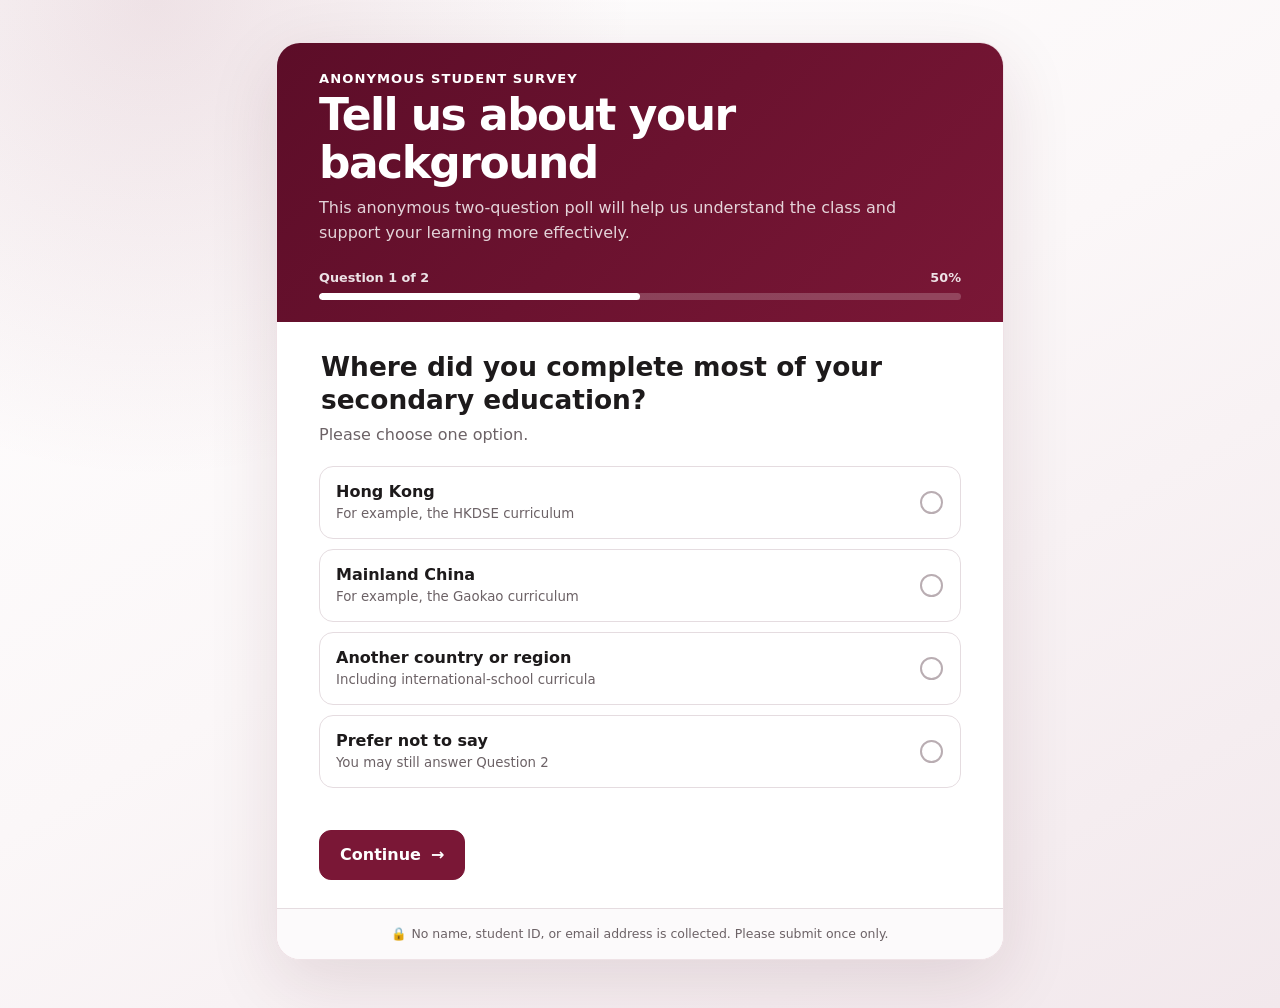
<file: index.html>
<!doctype html>
<html lang="en">
  <head>
    <meta charset="UTF-8" />
    <meta name="viewport" content="width=device-width, initial-scale=1" />
    <meta name="theme-color" content="#7a1736" />
    <meta
      name="description"
      content="Anonymous student background poll"
    />
    <title>Student Background Poll</title>
    <link rel="stylesheet" href="styles.css" />
  </head>
  <body>
    <main class="page-shell">
      <section class="poll-card" aria-labelledby="poll-title">
        <header class="poll-header">
          <p class="eyebrow">Anonymous student survey</p>
          <h1 id="poll-title" data-poll-title>Tell us about your background</h1>
          <p class="intro" data-poll-introduction>
            This anonymous two-question poll will help us understand the class
            and support your learning more effectively.
          </p>

          <div class="progress-wrap" aria-label="Form progress">
            <div class="progress-label">
              <span id="step-label">Question 1 of 2</span>
              <span id="progress-percent">50%</span>
            </div>
            <div class="progress-track" aria-hidden="true">
              <div id="progress-bar" class="progress-bar"></div>
            </div>
          </div>
        </header>

        <form id="background-form" novalidate>
          <section class="form-step is-active" data-step="1">
            <fieldset>
              <legend>Where did you complete most of your secondary education?</legend>
              <p class="question-help">Please choose one option.</p>

              <div class="choice-grid single-choice">
                <label class="choice-card">
                  <input type="radio" name="origin" value="Hong Kong" />
                  <span class="choice-copy">
                    <strong>Hong Kong</strong>
                    <small>For example, the HKDSE curriculum</small>
                  </span>
                  <span class="choice-mark" aria-hidden="true"></span>
                </label>

                <label class="choice-card">
                  <input type="radio" name="origin" value="Mainland China" />
                  <span class="choice-copy">
                    <strong>Mainland China</strong>
                    <small>For example, the Gaokao curriculum</small>
                  </span>
                  <span class="choice-mark" aria-hidden="true"></span>
                </label>

                <label class="choice-card">
                  <input type="radio" name="origin" value="Other" />
                  <span class="choice-copy">
                    <strong>Another country or region</strong>
                    <small>Including international-school curricula</small>
                  </span>
                  <span class="choice-mark" aria-hidden="true"></span>
                </label>

                <label class="choice-card">
                  <input type="radio" name="origin" value="Prefer not to say" />
                  <span class="choice-copy">
                    <strong>Prefer not to say</strong>
                    <small>You may still answer Question 2</small>
                  </span>
                  <span class="choice-mark" aria-hidden="true"></span>
                </label>
              </div>
              <p id="origin-error" class="error-message" role="alert"></p>
            </fieldset>

            <button class="primary-button" type="button" id="next-button">
              Continue
              <span aria-hidden="true">→</span>
            </button>
          </section>

          <section class="form-step" data-step="2" hidden>
            <fieldset>
              <legend>What is the highest or most relevant mathematics/calculus course you have studied?</legend>
              <p class="question-help">Please choose one option.</p>

              <div class="choice-grid math-choice-grid">
                <label class="choice-card">
                  <input type="radio" name="mathBackground" value="No prior calculus" />
                  <span class="choice-copy">
                    <strong>No prior calculus</strong>
                    <small>That is completely fine</small>
                  </span>
                  <span class="choice-mark" aria-hidden="true"></span>
                </label>

                <label class="choice-card">
                  <input type="radio" name="mathBackground" value="HKDSE Core Mathematics only" />
                  <span class="choice-copy"><strong>HKDSE Core Mathematics only</strong></span>
                  <span class="choice-mark" aria-hidden="true"></span>
                </label>

                <label class="choice-card">
                  <input type="radio" name="mathBackground" value="HKDSE M1" />
                  <span class="choice-copy">
                    <strong>HKDSE M1</strong>
                    <small>Calculus and Statistics</small>
                  </span>
                  <span class="choice-mark" aria-hidden="true"></span>
                </label>

                <label class="choice-card">
                  <input type="radio" name="mathBackground" value="HKDSE M2" />
                  <span class="choice-copy">
                    <strong>HKDSE M2</strong>
                    <small>Algebra and Calculus</small>
                  </span>
                  <span class="choice-mark" aria-hidden="true"></span>
                </label>

                <label class="choice-card">
                  <input type="radio" name="mathBackground" value="Mainland Gaokao Mathematics" />
                  <span class="choice-copy"><strong>Mainland Gaokao Mathematics</strong></span>
                  <span class="choice-mark" aria-hidden="true"></span>
                </label>

                <label class="choice-card">
                  <input type="radio" name="mathBackground" value="AP Calculus AB" />
                  <span class="choice-copy"><strong>AP Calculus AB</strong></span>
                  <span class="choice-mark" aria-hidden="true"></span>
                </label>

                <label class="choice-card">
                  <input type="radio" name="mathBackground" value="AP Calculus BC" />
                  <span class="choice-copy"><strong>AP Calculus BC</strong></span>
                  <span class="choice-mark" aria-hidden="true"></span>
                </label>

                <label class="choice-card">
                  <input type="radio" name="mathBackground" value="A-level / International A-level Mathematics" />
                  <span class="choice-copy">
                    <strong>A-level / International A-level Mathematics</strong>
                  </span>
                  <span class="choice-mark" aria-hidden="true"></span>
                </label>

                <label class="choice-card">
                  <input type="radio" name="mathBackground" value="A-level / International A-level Further Mathematics" />
                  <span class="choice-copy">
                    <strong>A-level / International A-level Further Mathematics</strong>
                  </span>
                  <span class="choice-mark" aria-hidden="true"></span>
                </label>

                <label class="choice-card">
                  <input type="radio" name="mathBackground" value="Other mathematics or calculus course" data-other="true" />
                  <span class="choice-copy">
                    <strong>Other mathematics or calculus course</strong>
                    <small>For example, AS-level, IB, Canadian or Australian curricula</small>
                  </span>
                  <span class="choice-mark" aria-hidden="true"></span>
                </label>
              </div>

              <div id="other-wrap" class="other-wrap" hidden>
                <label for="other-background">Please tell us briefly (optional)</label>
                <input
                  id="other-background"
                  name="otherBackground"
                  type="text"
                  maxlength="100"
                  autocomplete="off"
                  placeholder="For example, Canadian Grade 12 Calculus"
                />
              </div>
              <p id="background-error" class="error-message" role="alert"></p>
            </fieldset>

            <div class="button-row">
              <button class="secondary-button" type="button" id="back-button">← Back</button>
              <button class="primary-button" type="submit" id="submit-button">
                Submit anonymously
              </button>
            </div>
          </section>
        </form>

        <section id="success-view" class="success-view" hidden aria-live="polite">
          <div class="success-icon" aria-hidden="true">✓</div>
          <p class="eyebrow">Response submitted</p>
          <h2>Thank you!</h2>
          <p>Your response will help us create a better learning experience.</p>
        </section>

        <footer>
          <span aria-hidden="true">🔒</span>
          No name, student ID, or email address is collected. Please submit once only.
        </footer>
      </section>
    </main>

    <script src="config.js"></script>
    <script src="app.js"></script>
  </body>
</html>
</file>
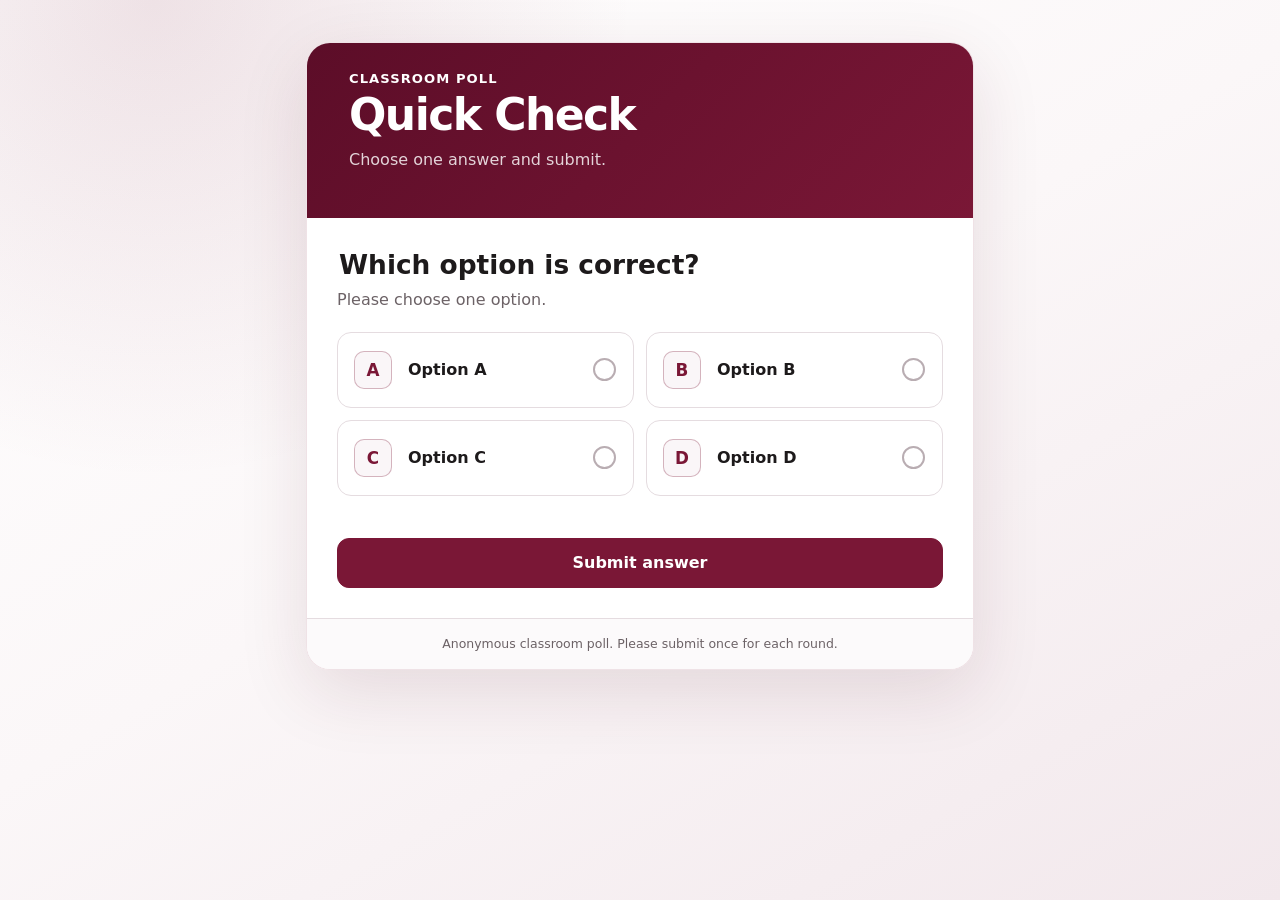
<file: quick-poll.html>
<!doctype html>
<html lang="en">
  <head>
    <meta charset="UTF-8" />
    <meta name="viewport" content="width=device-width, initial-scale=1" />
    <meta name="theme-color" content="#7a1736" />
    <title>Quick Poll</title>
    <link rel="stylesheet" href="styles.css?v=4" />
    <link rel="stylesheet" href="quick.css?v=4" />
  </head>
  <body>
    <main class="page-shell quick-page-shell">
      <section class="poll-card" aria-labelledby="quick-question">
        <header class="poll-header quick-header">
          <p class="eyebrow">Classroom poll</p>
          <h1 id="quick-title">Quick Check</h1>
          <p class="intro" id="quick-instruction">Choose one answer and submit.</p>
        </header>

        <form id="quick-form" class="quick-form" novalidate>
          <fieldset>
            <legend id="quick-question">Which option is correct?</legend>
            <p class="question-help">Please choose one option.</p>
            <div id="quick-options" class="choice-grid quick-options"></div>
            <p id="quick-error" class="error-message" role="alert"></p>
          </fieldset>
          <button id="quick-submit" class="primary-button quick-submit" type="submit">
            Submit answer
          </button>
        </form>

        <section id="quick-success" class="success-view" hidden aria-live="polite">
          <div class="success-icon" aria-hidden="true">✓</div>
          <p class="eyebrow">Answer submitted</p>
          <h2>Thank you!</h2>
          <p>Your response has been added to the live class results.</p>
        </section>

        <footer>Anonymous classroom poll. Please submit once for each round.</footer>
      </section>
    </main>

    <script src="config.js?v=4"></script>
    <script src="quick-poll.js?v=4"></script>
  </body>
</html>
</file>
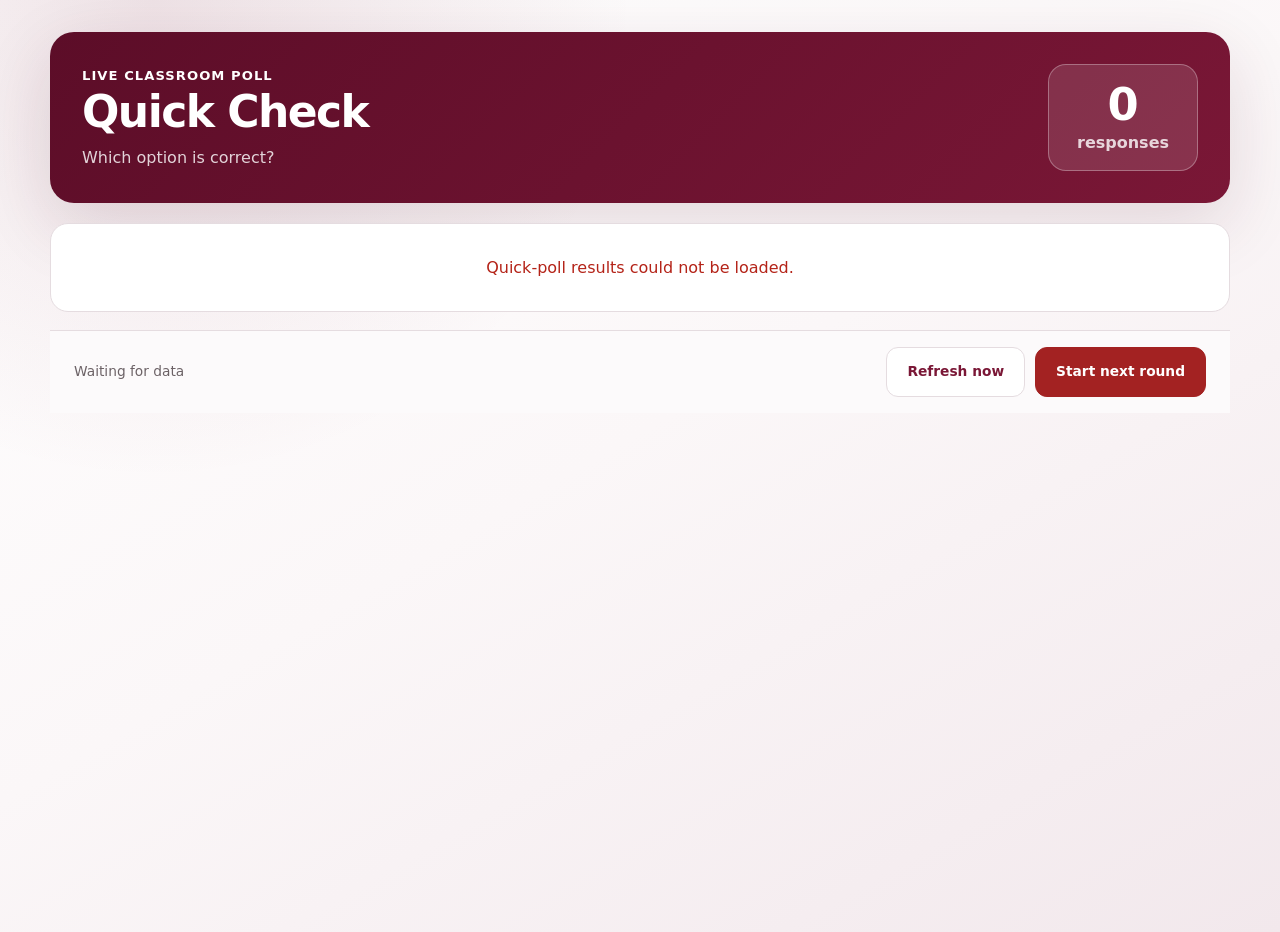
<file: quick-stats.html>
<!doctype html>
<html lang="en">
  <head>
    <meta charset="UTF-8" />
    <meta name="viewport" content="width=device-width, initial-scale=1" />
    <meta name="theme-color" content="#7a1736" />
    <meta name="robots" content="noindex,nofollow" />
    <title>Quick Poll Results</title>
    <link rel="stylesheet" href="styles.css?v=4" />
    <link rel="stylesheet" href="stats.css?v=4" />
    <link rel="stylesheet" href="quick.css?v=4" />
  </head>
  <body>
    <main class="stats-shell">
      <header class="stats-header">
        <div>
          <p class="eyebrow">Live classroom poll</p>
          <h1 id="quick-stats-title">Quick Check</h1>
          <p class="intro" id="quick-stats-question">Which option is correct?</p>
        </div>
        <div class="response-total" aria-live="polite">
          <strong id="quick-total">0</strong>
          <span>responses</span>
        </div>
      </header>

      <section id="quick-stats-status" class="stats-status" aria-live="polite">Loading results…</section>

      <section id="quick-chart-card" class="chart-card quick-chart-card" hidden>
        <p class="chart-kicker">Live A/B/C/D results</p>
        <div id="quick-donut" class="donut-chart-wrap"></div>
      </section>

      <footer class="stats-footer">
        <span id="quick-updated">Waiting for data</span>
        <div class="stats-actions">
          <button id="quick-refresh" class="secondary-button" type="button">Refresh now</button>
          <button id="quick-reset" class="danger-button" type="button">Start next round</button>
        </div>
      </footer>
      <div id="quick-admin-message" class="admin-message" hidden aria-live="polite"></div>
    </main>

    <dialog id="quick-reset-dialog" class="reset-dialog" aria-labelledby="quick-reset-title">
      <form id="quick-reset-form">
        <div class="dialog-icon" aria-hidden="true">↻</div>
        <p class="chart-kicker">Teacher control</p>
        <h2 id="quick-reset-title">Start a new quick-poll round?</h2>
        <p>
          Current answers for this question will be moved to the
          <strong>Quick Poll Archive</strong> sheet before the chart restarts.
        </p>
        <label for="quick-reset-key">Teacher reset code</label>
        <input id="quick-reset-key" type="password" minlength="8" required placeholder="Enter the private reset code" />
        <p id="quick-reset-error" class="error-message" role="alert"></p>
        <div class="dialog-actions">
          <button id="quick-cancel-reset" class="secondary-button" type="button">Cancel</button>
          <button id="quick-confirm-reset" class="danger-button" type="submit">Archive and clear</button>
        </div>
      </form>
    </dialog>

    <script src="config.js?v=4"></script>
    <script src="quick-stats.js?v=4"></script>
  </body>
</html>
</file>
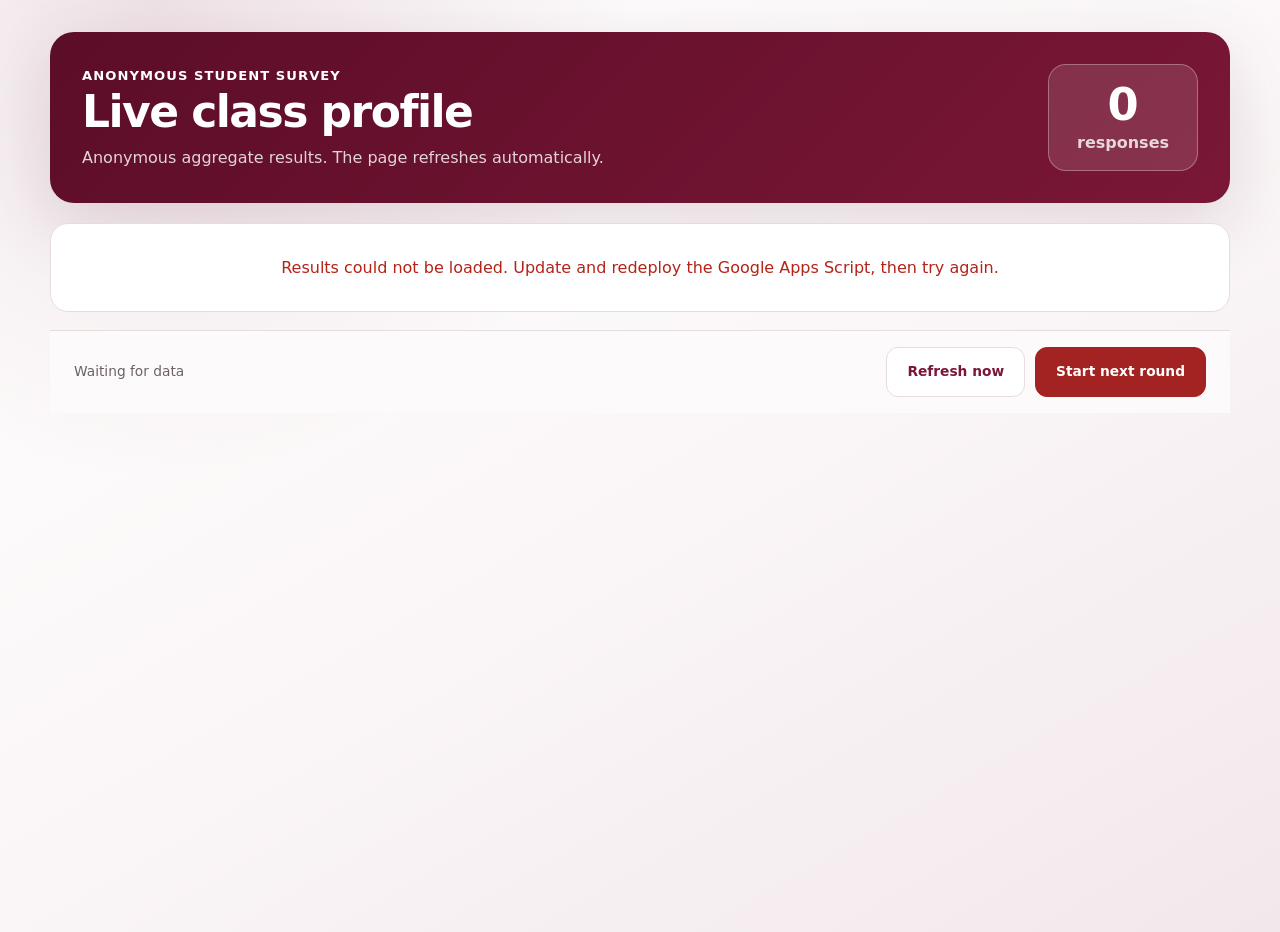
<file: stats.html>
<!doctype html>
<html lang="en">
  <head>
    <meta charset="UTF-8" />
    <meta name="viewport" content="width=device-width, initial-scale=1" />
    <meta name="theme-color" content="#7a1736" />
    <meta name="robots" content="noindex,nofollow" />
    <title>Student Background Results</title>
    <link rel="stylesheet" href="styles.css?v=5" />
    <link rel="stylesheet" href="stats.css?v=5" />
  </head>
  <body>
    <main class="stats-shell">
      <header class="stats-header">
        <div>
          <p class="eyebrow">Anonymous student survey</p>
          <h1>Live class profile</h1>
          <p class="intro">
            Anonymous aggregate results. The page refreshes automatically.
          </p>
        </div>
        <div class="response-total" aria-live="polite">
          <strong id="total-responses">0</strong>
          <span>responses</span>
        </div>
      </header>

      <section id="stats-status" class="stats-status" aria-live="polite">
        Loading results…
      </section>

      <div id="charts" class="charts" hidden>
        <section class="chart-card" aria-labelledby="origin-chart-title">
          <div class="chart-heading">
            <div>
              <p class="chart-kicker">Question 1</p>
              <h2 id="origin-chart-title">Secondary education location</h2>
            </div>
          </div>
          <div id="origin-chart" class="donut-chart-wrap"></div>
        </section>

        <section class="chart-card" aria-labelledby="math-chart-title">
          <div class="chart-heading">
            <div>
              <p class="chart-kicker">Question 2 · one selection per response</p>
              <h2 id="math-chart-title">Previous mathematics experience</h2>
            </div>
          </div>
          <div id="math-chart" class="bar-chart"></div>
        </section>
      </div>

      <footer class="stats-footer">
        <span id="last-updated">Waiting for data</span>
        <div class="stats-actions">
          <button id="refresh-button" class="secondary-button" type="button">Refresh now</button>
          <button id="reset-button" class="danger-button" type="button">Start next round</button>
        </div>
      </footer>

      <div id="admin-message" class="admin-message" hidden aria-live="polite"></div>
    </main>

    <dialog id="reset-dialog" class="reset-dialog" aria-labelledby="reset-title">
      <form id="reset-form">
        <div class="dialog-icon" aria-hidden="true">↻</div>
        <p class="chart-kicker">Teacher control</p>
        <h2 id="reset-title">Start a new response round?</h2>
        <p>
          Current responses will be moved to the <strong>Archive</strong> sheet,
          and the live charts will restart from zero. Previous data will not be lost.
        </p>

        <label for="reset-key">Teacher reset code</label>
        <input
          id="reset-key"
          name="resetKey"
          type="password"
          minlength="8"
          autocomplete="current-password"
          required
          placeholder="Enter the private reset code"
        />
        <p id="reset-error" class="error-message" role="alert"></p>

        <div class="dialog-actions">
          <button id="cancel-reset-button" class="secondary-button" type="button">Cancel</button>
          <button id="confirm-reset-button" class="danger-button" type="submit">
            Archive and clear
          </button>
        </div>
      </form>
    </dialog>

    <script src="config.js?v=5"></script>
    <script src="stats.js?v=5"></script>
  </body>
</html>
</file>
<file: styles.css>
:root {
  color-scheme: light;
  --polyured: #7a1736;
  --polyured-dark: #5c0d28;
  --ink: #1d1a1b;
  --muted: #6c6266;
  --line: #e5dce0;
  --soft: #faf6f8;
  --white: #ffffff;
  --success: #19724b;
  --error: #b42318;
  font-family:
    Inter, ui-sans-serif, system-ui, -apple-system, BlinkMacSystemFont, "Segoe UI",
    sans-serif;
}

* {
  box-sizing: border-box;
}

body {
  margin: 0;
  min-height: 100vh;
  color: var(--ink);
  background:
    radial-gradient(circle at 12% 0%, rgba(122, 23, 54, 0.12), transparent 30rem),
    linear-gradient(150deg, #fff 0%, #fbf7f8 48%, #f2e8ec 100%);
}

button,
input {
  font: inherit;
}

.page-shell {
  width: min(100%, 760px);
  margin: 0 auto;
  padding: 24px 16px 48px;
}

.poll-card {
  overflow: hidden;
  background: rgba(255, 255, 255, 0.96);
  border: 1px solid rgba(122, 23, 54, 0.12);
  border-radius: 24px;
  box-shadow: 0 22px 70px rgba(79, 23, 43, 0.12);
}

.poll-header,
.form-step,
.success-view {
  padding: 28px;
}

.poll-header {
  padding-bottom: 22px;
  color: var(--white);
  background: linear-gradient(135deg, var(--polyured-dark), var(--polyured));
}

.course-badge {
  display: inline-flex;
  padding: 6px 10px;
  margin-bottom: 16px;
  font-size: 0.78rem;
  font-weight: 800;
  letter-spacing: 0.12em;
  border: 1px solid rgba(255, 255, 255, 0.35);
  border-radius: 999px;
  background: rgba(255, 255, 255, 0.12);
}

.eyebrow {
  margin: 0 0 5px;
  font-size: 0.82rem;
  font-weight: 800;
  letter-spacing: 0.08em;
  text-transform: uppercase;
}

h1,
h2,
p {
  margin-top: 0;
}

h1 {
  max-width: 580px;
  margin-bottom: 10px;
  font-size: clamp(1.8rem, 6vw, 2.75rem);
  line-height: 1.08;
  letter-spacing: -0.035em;
}

.intro {
  max-width: 600px;
  margin-bottom: 24px;
  color: rgba(255, 255, 255, 0.82);
  line-height: 1.55;
}

.progress-label {
  display: flex;
  justify-content: space-between;
  margin-bottom: 8px;
  font-size: 0.8rem;
  font-weight: 700;
  color: rgba(255, 255, 255, 0.88);
}

.progress-track {
  height: 7px;
  overflow: hidden;
  border-radius: 999px;
  background: rgba(255, 255, 255, 0.2);
}

.progress-bar {
  width: 50%;
  height: 100%;
  border-radius: inherit;
  background: var(--white);
  transition: width 220ms ease;
}

fieldset {
  padding: 0;
  margin: 0;
  border: 0;
}

legend {
  max-width: 650px;
  margin-bottom: 7px;
  font-size: clamp(1.28rem, 4vw, 1.65rem);
  font-weight: 800;
  line-height: 1.25;
}

.question-help {
  margin-bottom: 20px;
  color: var(--muted);
  line-height: 1.45;
}

.choice-grid {
  display: grid;
  gap: 10px;
}

.choice-card {
  position: relative;
  display: flex;
  align-items: center;
  min-height: 68px;
  padding: 15px 52px 15px 16px;
  cursor: pointer;
  border: 1.5px solid var(--line);
  border-radius: 14px;
  background: var(--white);
  transition: border-color 150ms ease, background 150ms ease, transform 150ms ease;
}

.choice-card:hover {
  border-color: rgba(122, 23, 54, 0.45);
  transform: translateY(-1px);
}

.choice-card:has(input:focus-visible) {
  outline: 3px solid rgba(122, 23, 54, 0.2);
  outline-offset: 2px;
}

.choice-card:has(input:checked) {
  border-color: var(--polyured);
  background: var(--soft);
}

.choice-card input {
  position: absolute;
  width: 1px;
  height: 1px;
  opacity: 0;
}

.choice-copy {
  display: grid;
  gap: 3px;
}

.choice-copy strong {
  line-height: 1.25;
}

.choice-copy small {
  color: var(--muted);
  line-height: 1.35;
}

.choice-mark {
  position: absolute;
  right: 17px;
  width: 23px;
  height: 23px;
  border: 2px solid #b9adb2;
  border-radius: 50%;
}

.choice-card input:checked ~ .choice-mark {
  border-color: var(--polyured);
  background: var(--polyured);
}

.choice-card input:checked ~ .choice-mark::after {
  position: absolute;
  top: 3px;
  left: 7px;
  width: 5px;
  height: 10px;
  content: "";
  border: solid var(--white);
  border-width: 0 2px 2px 0;
  transform: rotate(45deg);
}

.other-wrap {
  margin-top: 14px;
}

.other-wrap label {
  display: block;
  margin-bottom: 7px;
  font-size: 0.9rem;
  font-weight: 700;
}

.other-wrap input {
  width: 100%;
  padding: 14px 15px;
  color: var(--ink);
  border: 1.5px solid var(--line);
  border-radius: 12px;
  outline: none;
}

.other-wrap input:focus {
  border-color: var(--polyured);
  box-shadow: 0 0 0 3px rgba(122, 23, 54, 0.1);
}

.error-message {
  min-height: 1.4em;
  margin: 12px 0 2px;
  color: var(--error);
  font-size: 0.9rem;
  font-weight: 700;
}

.primary-button,
.secondary-button {
  display: inline-flex;
  align-items: center;
  justify-content: center;
  gap: 10px;
  min-height: 50px;
  padding: 0 20px;
  cursor: pointer;
  border-radius: 12px;
  font-weight: 800;
}

.primary-button {
  margin-top: 8px;
  color: var(--white);
  border: 1px solid var(--polyured);
  background: var(--polyured);
}

.primary-button:hover {
  background: var(--polyured-dark);
}

.primary-button:disabled {
  cursor: wait;
  opacity: 0.65;
}

.secondary-button {
  margin-top: 8px;
  color: var(--polyured);
  border: 1px solid var(--line);
  background: var(--white);
}

.button-row {
  display: flex;
  justify-content: space-between;
  gap: 12px;
}

.success-view {
  padding-top: 42px;
  padding-bottom: 48px;
  text-align: center;
}

.success-view .eyebrow {
  color: var(--success);
}

.success-view h2 {
  margin-bottom: 8px;
  font-size: 2rem;
}

.success-view p:last-child {
  max-width: 480px;
  margin: 0 auto;
  color: var(--muted);
  line-height: 1.55;
}

.success-icon {
  display: grid;
  place-items: center;
  width: 64px;
  height: 64px;
  margin: 0 auto 18px;
  color: var(--white);
  font-size: 1.8rem;
  font-weight: 900;
  border-radius: 50%;
  background: var(--success);
}

footer {
  padding: 16px 24px;
  color: var(--muted);
  font-size: 0.78rem;
  line-height: 1.45;
  text-align: center;
  border-top: 1px solid var(--line);
  background: #fcfafb;
}

[hidden] {
  display: none !important;
}

@media (min-width: 680px) {
  .page-shell {
    padding-top: 42px;
  }

  .poll-header,
  .form-step,
  .success-view {
    padding-right: 42px;
    padding-left: 42px;
  }

  .math-choice-grid {
    grid-template-columns: repeat(2, minmax(0, 1fr));
  }
}

@media (prefers-reduced-motion: reduce) {
  *,
  *::before,
  *::after {
    scroll-behavior: auto !important;
    transition: none !important;
  }
}
</file>
<file: quick.css>
.quick-page-shell {
  max-width: 700px;
}

.quick-header h1 {
  margin-bottom: 9px;
}

.quick-form {
  padding: 30px;
}

.quick-options {
  gap: 12px;
}

.quick-choice {
  min-height: 76px;
  padding-left: 70px;
}

.option-key {
  position: absolute;
  left: 16px;
  display: grid;
  place-items: center;
  width: 38px;
  height: 38px;
  color: var(--polyured);
  border: 1.5px solid rgba(122, 23, 54, 0.3);
  border-radius: 10px;
  background: var(--soft);
  font-size: 1.05rem;
  font-weight: 900;
}

.quick-choice:has(input:checked) .option-key {
  color: #fff;
  border-color: var(--polyured);
  background: var(--polyured);
}

.quick-submit {
  width: 100%;
}

.quick-chart-card {
  margin-top: 20px;
}

.quick-chart-card > .chart-kicker {
  margin-bottom: 24px;
}

@media (min-width: 680px) {
  .quick-options {
    grid-template-columns: repeat(2, minmax(0, 1fr));
  }
}
</file>
<file: stats.css>
.stats-shell {
  width: min(1180px, calc(100% - 32px));
  margin: 32px auto 56px;
}

.stats-header {
  display: flex;
  align-items: flex-end;
  justify-content: space-between;
  gap: 28px;
  padding: 32px;
  color: var(--white);
  border-radius: 24px;
  background: linear-gradient(135deg, var(--polyured-dark), var(--polyured));
  box-shadow: 0 22px 70px rgba(79, 23, 43, 0.14);
}

.stats-header h1 {
  margin-bottom: 10px;
}

.stats-header .intro {
  margin-bottom: 0;
}

.response-total {
  display: grid;
  flex: 0 0 auto;
  min-width: 150px;
  padding: 18px 22px;
  text-align: center;
  border: 1px solid rgba(255, 255, 255, 0.3);
  border-radius: 18px;
  background: rgba(255, 255, 255, 0.12);
}

.response-total strong {
  font-size: 2.8rem;
  line-height: 1;
}

.response-total span {
  margin-top: 5px;
  color: rgba(255, 255, 255, 0.8);
  font-weight: 700;
}

.stats-status {
  padding: 34px;
  margin-top: 20px;
  color: var(--muted);
  text-align: center;
  border: 1px solid var(--line);
  border-radius: 18px;
  background: var(--white);
}

.stats-status.is-error {
  color: var(--error);
}

.charts {
  display: grid;
  gap: 20px;
  margin-top: 20px;
}

.chart-card {
  padding: 28px;
  border: 1px solid var(--line);
  border-radius: 20px;
  background: rgba(255, 255, 255, 0.96);
  box-shadow: 0 12px 35px rgba(79, 23, 43, 0.07);
}

.chart-heading {
  display: flex;
  justify-content: space-between;
  gap: 16px;
  margin-bottom: 24px;
}

.chart-heading h2 {
  margin: 0;
  font-size: clamp(1.35rem, 3vw, 1.8rem);
}

.chart-kicker {
  margin-bottom: 5px;
  color: var(--polyured);
  font-size: 0.75rem;
  font-weight: 850;
  letter-spacing: 0.07em;
  text-transform: uppercase;
}

.bar-chart {
  display: grid;
  gap: 17px;
}

.donut-chart-wrap {
  display: grid;
  grid-template-columns: minmax(220px, 330px) minmax(260px, 1fr);
  align-items: center;
  gap: 38px;
}

.donut-chart {
  position: relative;
  width: min(100%, 310px);
  aspect-ratio: 1;
  margin: 0 auto;
  border-radius: 50%;
  box-shadow: inset 0 0 0 1px rgba(0, 0, 0, 0.04);
}

.donut-chart::after {
  position: absolute;
  inset: 22%;
  content: "";
  border-radius: 50%;
  background: #fff;
  box-shadow: 0 0 0 1px rgba(122, 23, 54, 0.06);
}

.donut-center {
  position: absolute;
  inset: 22%;
  z-index: 1;
  display: grid;
  place-content: center;
  text-align: center;
}

.donut-center strong {
  font-size: clamp(2rem, 5vw, 3.25rem);
  line-height: 1;
}

.donut-center span {
  margin-top: 5px;
  color: var(--muted);
  font-size: 0.78rem;
  font-weight: 750;
}

.donut-legend {
  display: grid;
  gap: 12px;
}

.legend-row {
  display: grid;
  grid-template-columns: 13px minmax(0, 1fr) auto;
  align-items: center;
  gap: 10px;
  padding-bottom: 10px;
  border-bottom: 1px solid var(--line);
}

.legend-swatch {
  width: 13px;
  height: 13px;
  border-radius: 4px;
}

.legend-label {
  font-weight: 750;
}

.legend-row strong {
  color: var(--muted);
  font-variant-numeric: tabular-nums;
}

.bar-row {
  display: grid;
  grid-template-columns: minmax(160px, 280px) minmax(180px, 1fr) 84px;
  align-items: center;
  gap: 15px;
}

.bar-label {
  overflow-wrap: anywhere;
  font-weight: 750;
  line-height: 1.3;
}

.bar-track {
  height: 25px;
  overflow: hidden;
  border-radius: 7px;
  background: #f1e8eb;
}

.bar-fill {
  min-width: 0;
  height: 100%;
  border-radius: inherit;
  background: linear-gradient(90deg, var(--polyured), #b7476b);
  transition: width 400ms ease;
}

.bar-value {
  color: var(--muted);
  font-variant-numeric: tabular-nums;
  font-weight: 800;
  text-align: right;
}

.stats-footer {
  display: flex;
  align-items: center;
  justify-content: space-between;
  gap: 16px;
  margin-top: 18px;
  color: var(--muted);
  font-size: 0.86rem;
}

.stats-footer .secondary-button {
  flex: 0 0 auto;
  margin: 0;
}

.stats-actions {
  display: flex;
  align-items: center;
  gap: 10px;
}

.danger-button {
  display: inline-flex;
  align-items: center;
  justify-content: center;
  min-height: 50px;
  padding: 0 20px;
  cursor: pointer;
  color: #fff;
  border: 1px solid #a32222;
  border-radius: 12px;
  background: #a32222;
  font-weight: 800;
}

.danger-button:hover {
  background: #831919;
}

.danger-button:disabled {
  cursor: wait;
  opacity: 0.65;
}

.admin-message {
  padding: 13px 16px;
  margin-top: 14px;
  color: var(--success);
  border: 1px solid rgba(25, 114, 75, 0.25);
  border-radius: 12px;
  background: rgba(25, 114, 75, 0.07);
  font-weight: 700;
}

.admin-message.is-error {
  color: var(--error);
  border-color: rgba(180, 35, 24, 0.25);
  background: rgba(180, 35, 24, 0.07);
}

.reset-dialog {
  width: min(520px, calc(100% - 28px));
  padding: 0;
  color: var(--ink);
  border: 0;
  border-radius: 20px;
  box-shadow: 0 28px 90px rgba(40, 10, 20, 0.32);
}

.reset-dialog::backdrop {
  background: rgba(25, 12, 17, 0.62);
  backdrop-filter: blur(3px);
}

.reset-dialog form {
  padding: 28px;
}

.reset-dialog h2 {
  margin-bottom: 10px;
  font-size: 1.65rem;
}

.reset-dialog form > p:not(.chart-kicker):not(.error-message) {
  color: var(--muted);
  line-height: 1.55;
}

.reset-dialog label {
  display: block;
  margin: 20px 0 7px;
  font-size: 0.9rem;
  font-weight: 800;
}

.reset-dialog input {
  width: 100%;
  padding: 13px 14px;
  color: var(--ink);
  border: 1.5px solid var(--line);
  border-radius: 11px;
  outline: none;
}

.reset-dialog input:focus {
  border-color: var(--polyured);
  box-shadow: 0 0 0 3px rgba(122, 23, 54, 0.11);
}

.dialog-icon {
  display: grid;
  place-items: center;
  width: 50px;
  height: 50px;
  margin-bottom: 18px;
  color: #fff;
  font-size: 1.65rem;
  border-radius: 50%;
  background: #a32222;
}

.dialog-actions {
  display: flex;
  justify-content: flex-end;
  gap: 10px;
  margin-top: 12px;
}

.dialog-actions .secondary-button,
.dialog-actions .danger-button {
  margin-top: 0;
}

@media (max-width: 680px) {
  .stats-shell {
    width: min(100% - 24px, 1180px);
    margin-top: 12px;
  }

  .stats-header {
    display: grid;
    padding: 24px;
  }

  .response-total {
    width: 100%;
  }

  .chart-card {
    padding: 22px 18px;
  }

  .bar-row {
    grid-template-columns: 1fr 72px;
    gap: 7px 12px;
  }

  .donut-chart-wrap {
    grid-template-columns: 1fr;
    gap: 24px;
  }

  .bar-track {
    grid-column: 1 / -1;
    grid-row: 2;
  }

  .bar-value {
    grid-column: 2;
    grid-row: 1;
  }

  .stats-footer {
    align-items: stretch;
    flex-direction: column;
  }

  .stats-actions,
  .dialog-actions {
    align-items: stretch;
    flex-direction: column;
  }

  .stats-actions button,
  .dialog-actions button {
    width: 100%;
  }
}
</file>
